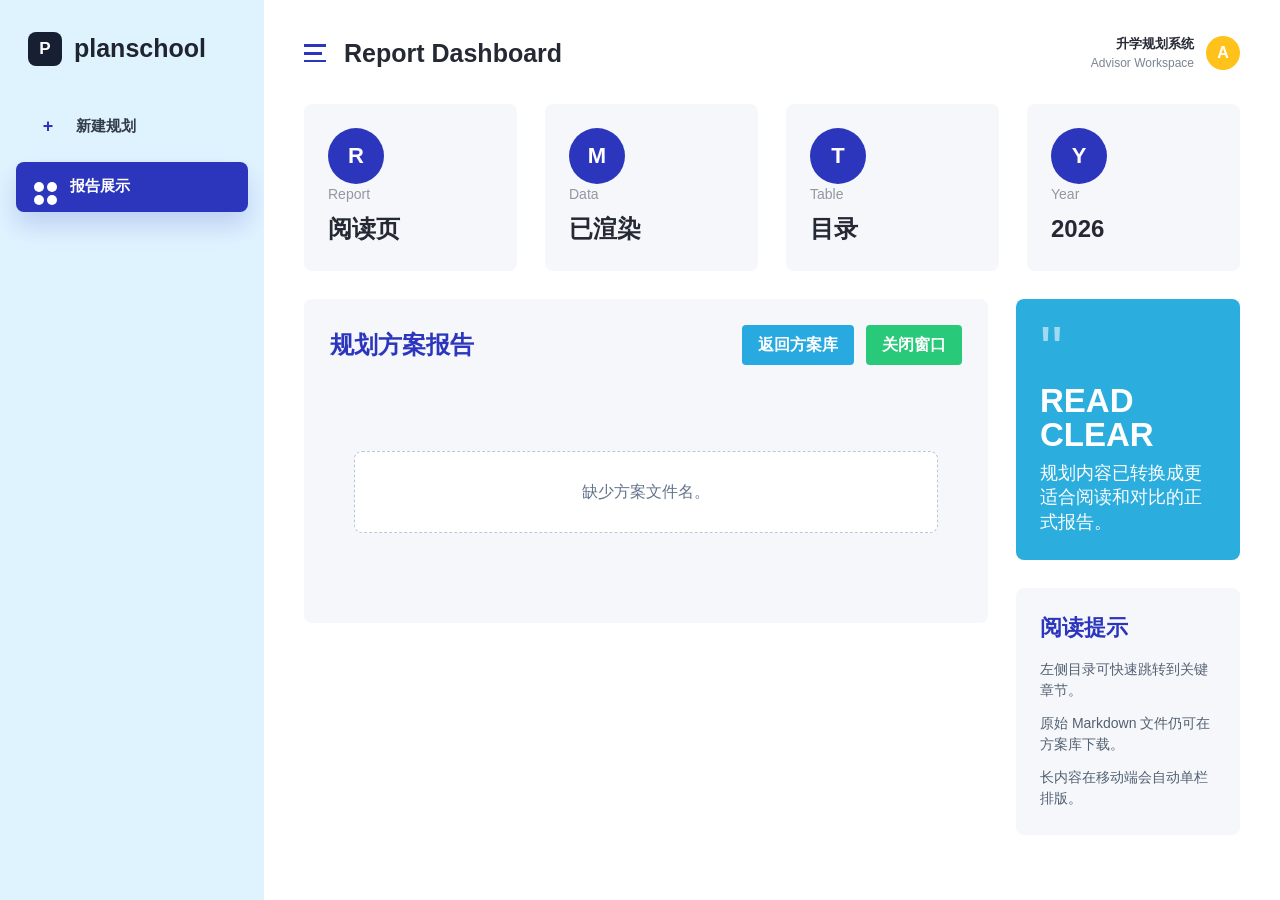
<file: plan_report.html>
<!DOCTYPE html>
<html lang="zh-CN">
<head>
    <meta charset="UTF-8">
    <meta name="viewport" content="width=device-width, initial-scale=1.0">
    <title>规划方案</title>
    <link rel="stylesheet" href="assets/dashboard-ui.css?v=1">
    <link rel="stylesheet" href="assets/plan-report.css?v=3">
    <style>
        .report-shell {
            min-width: 0;
        }

        .report-shell .plan-report {
            max-width: none;
            margin: 0;
            padding: 0;
        }

        .report-shell .plan-report__hero,
        .report-shell .plan-report__content,
        .report-shell .plan-report__toc {
            box-shadow: var(--dash-shadow);
        }

        .report-actions {
            display: flex;
            gap: 12px;
            flex-wrap: wrap;
        }

        .action-button {
            min-height: 38px;
            border: 0;
            border-radius: 4px;
            padding: 8px 16px;
            background: var(--dash-cyan);
            color: #ffffff;
            font-weight: 800;
            cursor: pointer;
        }

        .action-button.secondary {
            background: var(--dash-green);
        }

        .report-loading {
            background: var(--dash-surface);
            border-radius: 8px;
            padding: 64px 24px;
            text-align: center;
            color: #687587;
        }
    </style>
</head>
<body>
    <div class="dashboard">
        <aside class="sidebar">
            <div class="brand">
                <div class="brand-mark">P</div>
                <div class="brand-name">planschool</div>
            </div>

            <nav class="nav" aria-label="主导航">
                <a class="nav-link" href="plan_study_form.html"><span class="nav-symbol" aria-hidden="true">+</span>新建规划</a>
                <a class="nav-link active" href="view_plans.html"><span class="nav-dot" aria-hidden="true"></span>报告展示</a>
            </nav>
        </aside>

        <main class="main">
            <header class="topbar">
                <div class="title-wrap">
                    <button class="menu-button" type="button" aria-label="菜单"></button>
                    <h1 class="page-title">Report Dashboard</h1>
                </div>
                <div class="profile" aria-label="当前用户">
                    <div class="profile-text">
                        <strong>升学规划系统</strong>
                        <span>Advisor Workspace</span>
                    </div>
                    <div class="avatar">A</div>
                </div>
            </header>

            <section class="stats" aria-label="报告概览">
                <article class="stat-card">
                    <div class="stat-icon">R</div>
                    <div>
                        <div class="stat-label">Report</div>
                        <div class="stat-value">阅读页</div>
                    </div>
                </article>
                <article class="stat-card">
                    <div class="stat-icon">M</div>
                    <div>
                        <div class="stat-label">Data</div>
                        <div class="stat-value">已渲染</div>
                    </div>
                </article>
                <article class="stat-card">
                    <div class="stat-icon">T</div>
                    <div>
                        <div class="stat-label">Table</div>
                        <div class="stat-value">目录</div>
                    </div>
                </article>
                <article class="stat-card">
                    <div class="stat-icon">Y</div>
                    <div>
                        <div class="stat-label">Year</div>
                        <div class="stat-value" id="currentYear">2026</div>
                    </div>
                </article>
            </section>

            <div class="content-grid">
                <section class="report-shell">
                    <div class="section-card">
                        <div class="section-head">
                            <h2 class="section-title" id="reportTitle">规划方案报告</h2>
                            <div class="report-actions">
                                <button class="action-button" type="button" onclick="window.location.href='view_plans.html'">返回方案库</button>
                                <button class="action-button secondary" type="button" onclick="window.close()">关闭窗口</button>
                            </div>
                        </div>
                        <div id="reportRoot" class="report-loading">正在加载规划方案</div>
                    </div>
                </section>

                <aside class="side-panel">
                    <section class="quote-card" aria-label="报告标语">
                        <div class="quote-mark">"</div>
                        <strong>READ CLEAR</strong>
                        <span>规划内容已转换成更适合阅读和对比的正式报告。</span>
                    </section>

                    <section class="info-card" aria-label="阅读提示">
                        <h2>阅读提示</h2>
                        <div class="info-list">
                            <p>左侧目录可快速跳转到关键章节。</p>
                            <p>原始 Markdown 文件仍可在方案库下载。</p>
                            <p>长内容在移动端会自动单栏排版。</p>
                        </div>
                    </section>
                </aside>
            </div>
        </main>
    </div>

    <script src="assets/markdown-it.min.js?v=2"></script>
    <script src="assets/plan-renderer.js?v=3"></script>
    <script src="assets/plan-json-renderer.js?v=4"></script>
    <script>
        function escapeHtml(value) {
            return String(value || '')
                .replace(/&/g, '&amp;')
                .replace(/</g, '&lt;')
                .replace(/>/g, '&gt;')
                .replace(/"/g, '&quot;')
                .replace(/'/g, '&#39;');
        }

        async function loadReport() {
            const params = new URLSearchParams(window.location.search);
            const filename = params.get('filename');
            const reportRoot = document.getElementById('reportRoot');
            const reportTitle = document.getElementById('reportTitle');
            document.getElementById('currentYear').textContent = new Date().getFullYear();

            if (!filename) {
                reportRoot.innerHTML = '<div class="plan-report"><div class="plan-report__empty">缺少方案文件名。</div></div>';
                return;
            }

            const title = filename.replace(/\.(md|json)$/i, '');
            document.title = title;
            reportTitle.textContent = title;

            try {
                let response = await fetch(`view_plan?filename=${encodeURIComponent(filename)}`);
                if (!response.ok) {
                    response = await fetch(filename);
                }
                if (!response.ok) {
                    throw new Error(`查看方案失败: ${response.status}`);
                }

                const content = await response.text();
                reportRoot.classList.remove('report-loading');
                if (filename.toLowerCase().endsWith('.json') && window.PlanJsonRenderer.renderReport(content, reportRoot, { title })) {
                    return;
                }

                const parsedJson = window.PlanJsonRenderer.parsePlan(content);
                if (parsedJson && window.PlanJsonRenderer.renderReport(parsedJson, reportRoot, { title })) {
                    return;
                }

                window.PlanRenderer.renderReport(content, {}, reportRoot, { title });
            } catch (error) {
                reportRoot.innerHTML = `<div class="plan-report"><div class="plan-report__empty">${escapeHtml(error.message)}</div></div>`;
            }
        }

        document.addEventListener('DOMContentLoaded', loadReport);
    </script>
</body>
</html>
</file>
<file: assets/dashboard-ui.css>
* {
    margin: 0;
    padding: 0;
    box-sizing: border-box;
}

:root {
    --dash-ink: #20242d;
    --dash-muted: #7b8493;
    --dash-blue: #2c36bd;
    --dash-blue-soft: #dff3ff;
    --dash-cyan: #28a9e0;
    --dash-green: #28c978;
    --dash-surface: #f6f7fb;
    --dash-panel: #ffffff;
    --dash-line: #e8edf4;
    --dash-shadow: 0 18px 40px rgba(31, 41, 55, 0.08);
    --dash-radius: 8px;
}

body {
    min-height: 100vh;
    background: #ffffff;
    color: var(--dash-ink);
    font-family: "Inter", "Segoe UI", "PingFang SC", "Microsoft YaHei", Arial, sans-serif;
    line-height: 1.5;
}

button,
a,
input,
select,
textarea {
    font: inherit;
}

.dashboard {
    min-height: 100vh;
    display: grid;
    grid-template-columns: 264px minmax(0, 1fr);
    background: #ffffff;
}

.sidebar {
    background: var(--dash-blue-soft);
    padding: 30px 16px;
    position: sticky;
    top: 0;
    height: 100vh;
    overflow: auto;
}

.brand {
    display: flex;
    align-items: center;
    gap: 12px;
    margin-bottom: 34px;
    padding: 0 12px;
}

.brand-mark {
    width: 34px;
    height: 34px;
    border-radius: 8px;
    background: #172033;
    color: #ffffff;
    display: grid;
    place-items: center;
    font-weight: 800;
    font-size: 17px;
}

.brand-name {
    font-size: 25px;
    font-weight: 800;
    letter-spacing: 0;
    color: #1f2430;
}

.nav {
    display: grid;
    gap: 10px;
}

.nav-link {
    min-height: 50px;
    display: flex;
    align-items: center;
    gap: 14px;
    padding: 0 18px;
    border-radius: 8px;
    color: #343b49;
    text-decoration: none;
    font-size: 15px;
    font-weight: 600;
}

.nav-link.active {
    background: var(--dash-blue);
    color: #ffffff;
    box-shadow: 0 14px 24px rgba(44, 54, 189, 0.18);
}

.nav-dot {
    width: 10px;
    height: 10px;
    border-radius: 50%;
    background: currentColor;
    box-shadow: 13px 0 0 currentColor, 0 13px 0 currentColor, 13px 13px 0 currentColor;
    margin-right: 12px;
}

.nav-symbol {
    width: 28px;
    color: var(--dash-blue);
    font-size: 18px;
    font-weight: 800;
    text-align: center;
}

.nav-link.active .nav-symbol {
    color: #ffffff;
}

.main {
    min-width: 0;
    padding: 34px 40px 56px;
    background: #ffffff;
}

.topbar {
    display: flex;
    align-items: center;
    justify-content: space-between;
    gap: 20px;
    margin-bottom: 32px;
}

.title-wrap {
    display: flex;
    align-items: center;
    gap: 18px;
    min-width: 0;
}

.menu-button {
    width: 22px;
    height: 18px;
    border: 0;
    background: linear-gradient(var(--dash-blue), var(--dash-blue)) 0 0 / 22px 3px no-repeat,
        linear-gradient(var(--dash-blue), var(--dash-blue)) 0 8px / 18px 3px no-repeat,
        linear-gradient(var(--dash-blue), var(--dash-blue)) 0 16px / 22px 3px no-repeat;
    cursor: pointer;
}

.page-title {
    font-size: 25px;
    line-height: 1.2;
    font-weight: 800;
    color: #252934;
    letter-spacing: 0;
}

.profile {
    display: flex;
    align-items: center;
    gap: 12px;
    white-space: nowrap;
}

.profile-text {
    text-align: right;
    font-size: 12px;
    color: var(--dash-muted);
}

.profile-text strong {
    display: block;
    color: #252934;
    font-size: 13px;
    font-weight: 700;
}

.avatar {
    width: 34px;
    height: 34px;
    border-radius: 50%;
    background: #ffc21a;
    display: grid;
    place-items: center;
    color: #ffffff;
    font-weight: 800;
}

.stats {
    display: grid;
    grid-template-columns: repeat(4, minmax(150px, 1fr));
    gap: 28px;
    margin-bottom: 28px;
}

.stat-card {
    min-height: 150px;
    background: var(--dash-surface);
    border-radius: var(--dash-radius);
    padding: 24px;
    display: flex;
    flex-direction: column;
    justify-content: space-between;
}

.stat-icon {
    width: 56px;
    height: 56px;
    border-radius: 50%;
    background: var(--dash-blue);
    color: #ffffff;
    display: grid;
    place-items: center;
    font-size: 22px;
    font-weight: 800;
}

.stat-label {
    color: #9297a1;
    font-size: 14px;
    margin-bottom: 6px;
}

.stat-value {
    color: #252934;
    font-size: 24px;
    font-weight: 800;
}

.content-grid {
    display: grid;
    grid-template-columns: minmax(0, 1fr) 224px;
    gap: 28px;
    align-items: start;
}

.section-card {
    background: var(--dash-surface);
    border-radius: var(--dash-radius);
    padding: 26px;
    margin-bottom: 28px;
}

.section-head {
    display: flex;
    justify-content: space-between;
    align-items: center;
    gap: 18px;
    margin-bottom: 22px;
}

.section-title {
    color: var(--dash-blue);
    font-size: 24px;
    line-height: 1.25;
    font-weight: 800;
}

.outline-button {
    min-height: 34px;
    display: inline-flex;
    align-items: center;
    justify-content: center;
    padding: 7px 16px;
    border: 1px solid #2b3442;
    border-radius: 4px;
    color: #2b3442;
    text-decoration: none;
    background: transparent;
    font-size: 14px;
    cursor: pointer;
}

.side-panel {
    display: grid;
    gap: 28px;
}

.quote-card,
.info-card {
    border-radius: 8px;
    background: #2badde;
    color: #ffffff;
    padding: 26px 24px;
    min-height: 220px;
}

.quote-mark {
    font-size: 64px;
    line-height: 0.8;
    opacity: 0.55;
}

.quote-card strong {
    display: block;
    margin-top: 8px;
    font-size: 33px;
    line-height: 1.05;
    letter-spacing: 0;
}

.quote-card span {
    display: block;
    margin-top: 8px;
    font-size: 18px;
    line-height: 1.35;
}

.info-card {
    background: var(--dash-surface);
    color: #252934;
    min-height: auto;
}

.info-card h2 {
    color: var(--dash-blue);
    font-size: 22px;
    line-height: 1.25;
    margin-bottom: 18px;
}

.info-list {
    display: grid;
    gap: 12px;
    color: #526071;
    font-size: 14px;
}

@media (max-width: 1240px) {
    .stats {
        grid-template-columns: repeat(2, minmax(150px, 1fr));
    }
}

@media (max-width: 980px) {
    .dashboard {
        grid-template-columns: 1fr;
    }

    .sidebar {
        position: static;
        height: auto;
        padding: 18px;
    }

    .brand {
        margin-bottom: 18px;
    }

    .nav {
        grid-template-columns: repeat(2, minmax(0, 1fr));
    }

    .content-grid {
        grid-template-columns: 1fr;
    }

    .side-panel {
        grid-template-columns: repeat(2, minmax(0, 1fr));
    }
}

@media (max-width: 700px) {
    .main {
        padding: 24px 18px 40px;
    }

    .topbar,
    .section-head {
        align-items: flex-start;
        flex-direction: column;
    }

    .profile {
        display: none;
    }

    .stats,
    .side-panel,
    .nav {
        grid-template-columns: 1fr;
    }

    .section-card {
        padding: 20px;
    }
}
</file>
<file: assets/plan-report.css>
.plan-report {
    max-width: 1180px;
    margin: 0 auto 48px;
    padding: 0 20px 40px;
    color: #263241;
}

.plan-report,
.plan-report * {
    box-sizing: border-box;
}

.plan-report__hero {
    background: #ffffff;
    border: 1px solid #e3e8ef;
    border-top: 4px solid #2f7dd3;
    border-radius: 8px;
    padding: 28px;
    margin-bottom: 20px;
    box-shadow: 0 8px 24px rgba(37, 48, 67, 0.08);
}

.plan-report__eyebrow {
    margin: 0 0 8px;
    color: #64748b;
    font-size: 13px;
    font-weight: 700;
    letter-spacing: 0;
}

.plan-report__title {
    margin: 0;
    color: #182435;
    font-size: 30px;
    line-height: 1.25;
    font-weight: 750;
    text-align: left;
}

.plan-report__subtitle {
    margin: 12px 0 0;
    color: #526173;
    font-size: 15px;
}

.plan-report__meta {
    display: flex;
    flex-wrap: wrap;
    gap: 8px;
    margin-top: 18px;
}

.plan-report__pill {
    display: inline-flex;
    align-items: center;
    gap: 6px;
    min-height: 30px;
    padding: 5px 10px;
    background: #f5f8fb;
    border: 1px solid #dbe4ee;
    border-radius: 6px;
    color: #334155;
    font-size: 13px;
    line-height: 1.35;
}

.plan-report__pill strong {
    color: #182435;
    font-weight: 650;
}

.plan-report__layout {
    display: grid;
    grid-template-columns: minmax(190px, 240px) minmax(0, 1fr);
    gap: 20px;
    align-items: start;
}

.plan-report__toc {
    position: sticky;
    top: 18px;
    min-width: 0;
    background: #ffffff;
    border: 1px solid #e3e8ef;
    border-radius: 8px;
    padding: 18px;
    box-shadow: 0 4px 16px rgba(37, 48, 67, 0.06);
}

.plan-report__toc-title {
    margin: 0 0 12px;
    color: #182435;
    font-size: 14px;
    font-weight: 700;
}

.plan-report__toc-list {
    display: grid;
    gap: 8px;
    margin: 0;
    padding: 0;
    list-style: none;
}

.plan-report__toc a {
    display: block;
    color: #475569;
    text-decoration: none;
    font-size: 13px;
    line-height: 1.35;
    overflow-wrap: anywhere;
}

.plan-report__toc a:hover {
    color: #2f7dd3;
}

.plan-report__content {
    min-width: 0;
    background: #ffffff;
    border: 1px solid #e3e8ef;
    border-radius: 8px;
    padding: 34px 40px;
    box-shadow: 0 8px 24px rgba(37, 48, 67, 0.08);
}

.plan-report__body {
    font-size: 16px;
    line-height: 1.78;
    overflow-wrap: anywhere;
}

.plan-report__body h1 {
    margin: 0 0 24px;
    color: #182435;
    font-size: 28px;
    line-height: 1.3;
    text-align: left;
}

.plan-report__body h2 {
    margin: 34px 0 14px;
    padding-top: 8px;
    color: #182435;
    font-size: 22px;
    line-height: 1.35;
    border-top: 1px solid #edf2f7;
}

.plan-report__body h2:first-child {
    margin-top: 0;
    padding-top: 0;
    border-top: 0;
}

.plan-report__body h3 {
    margin: 26px 0 10px;
    color: #243246;
    font-size: 18px;
    line-height: 1.4;
}

.plan-report__body h4 {
    margin: 20px 0 8px;
    color: #334155;
    font-size: 16px;
}

.plan-report__body p {
    margin: 0 0 14px;
}

.plan-report__body ul,
.plan-report__body ol {
    margin: 0 0 18px 22px;
    padding: 0;
}

.plan-report__body li {
    margin: 7px 0;
    padding-left: 2px;
}

.plan-report__body strong {
    color: #172033;
    font-weight: 700;
}

.plan-report__body hr {
    border: 0;
    border-top: 1px solid #e5edf5;
    margin: 26px 0;
}

.plan-report__body a {
    color: #2563c9;
    text-decoration: underline;
    text-underline-offset: 3px;
}

.plan-report__body blockquote {
    margin: 18px 0;
    padding: 14px 18px;
    background: #f6f9fc;
    border-left: 4px solid #8ab4e6;
    color: #465466;
}

.plan-report__body table {
    width: 100%;
    border-collapse: collapse;
    margin: 18px 0;
    font-size: 14px;
}

.plan-report__body th,
.plan-report__body td {
    border: 1px solid #dce5ef;
    padding: 10px 12px;
    text-align: left;
    vertical-align: top;
}

.plan-report__body th {
    background: #f3f7fb;
    color: #1e293b;
}

.plan-report__empty {
    background: #ffffff;
    border: 1px dashed #b9c8d8;
    border-radius: 8px;
    padding: 28px;
    color: #64748b;
}

.json-report__content {
    display: grid;
    gap: 28px;
}

.json-report__summary,
.json-report__section {
    min-width: 0;
}

.json-report__summary h2,
.json-section-head h2 {
    margin: 0 0 8px;
    color: #182435;
    font-size: 22px;
    line-height: 1.3;
}

.json-report__summary p,
.json-section-head p {
    margin: 0;
    color: #526173;
}

.json-report__warning {
    margin-top: 12px !important;
    color: #9a5b00 !important;
    font-weight: 700;
}

.json-risk-inline {
    margin-top: 16px;
    padding: 14px 16px;
    background: #fff8e6;
    border: 1px solid #f4d78b;
    border-radius: 8px;
}

.json-risk-inline strong {
    display: block;
    margin-bottom: 8px;
    color: #182435;
}

.json-school-group {
    margin-top: 20px;
}

.json-school-group h3 {
    display: flex;
    align-items: center;
    gap: 10px;
    margin: 0 0 12px;
    color: #243246;
    font-size: 18px;
}

.json-school-group h3 span {
    color: #64748b;
    font-size: 13px;
    font-weight: 700;
}

.json-school-grid {
    display: grid;
    grid-template-columns: repeat(2, minmax(0, 1fr));
    gap: 16px;
}

.json-school-card {
    min-width: 0;
    border-radius: 8px;
    padding: 18px;
    background: #f7f9fc;
    border: 1px solid #e3e8ef;
}

.json-school-card--reach {
    background: #eef1ff;
    border-color: #cfd5ff;
}

.json-school-card--match {
    background: #eaf8ff;
    border-color: #ccecff;
}

.json-school-card--safety {
    background: #ecfbf3;
    border-color: #c9f0d9;
}

.json-school-card__top {
    display: flex;
    align-items: center;
    gap: 10px;
    margin-bottom: 8px;
}

.json-school-card__top strong {
    color: #172033;
    font-size: 18px;
    line-height: 1.25;
}

.json-school-card__badge {
    flex: 0 0 auto;
    min-height: 24px;
    display: inline-flex;
    align-items: center;
    padding: 3px 9px;
    border-radius: 999px;
    background: #20242d;
    color: #ffffff;
    font-size: 12px;
    font-weight: 800;
}

.json-school-card__program {
    margin: 0 0 12px;
    color: #526173;
}

.json-score {
    height: 8px;
    overflow: hidden;
    border-radius: 999px;
    background: rgba(32, 36, 45, 0.12);
}

.json-score span {
    display: block;
    height: 100%;
    border-radius: inherit;
    background: #2c36bd;
}

.json-school-card__stats {
    display: flex;
    justify-content: space-between;
    gap: 10px;
    margin: 8px 0 12px;
    color: #334155;
    font-size: 13px;
    font-weight: 800;
}

.json-school-card p {
    margin: 0 0 14px;
    color: #334155;
}

.json-school-card dl {
    display: grid;
    gap: 8px;
    margin: 0;
}

.json-school-card dt {
    color: #64748b;
    font-size: 12px;
    font-weight: 800;
}

.json-school-card dd {
    margin: 2px 0 0;
    color: #1f2937;
    font-size: 13px;
    line-height: 1.45;
}

.json-table-wrap {
    width: 100%;
    overflow-x: auto;
    border: 1px solid #dce5ef;
    border-radius: 8px;
    background: #ffffff;
}

.json-comparison-table {
    width: 100%;
    min-width: 960px;
    border-collapse: collapse;
    font-size: 13px;
}

.json-comparison-table th,
.json-comparison-table td {
    padding: 12px;
    border-bottom: 1px solid #e6edf5;
    text-align: left;
    vertical-align: top;
}

.json-comparison-table th {
    background: #f4f7fb;
    color: #1e293b;
    font-size: 12px;
    font-weight: 800;
}

.json-comparison-table td span {
    display: block;
    margin-top: 4px;
    color: #64748b;
    font-size: 12px;
}

.json-timeline {
    display: grid;
    gap: 14px;
}

.json-timeline-item {
    display: grid;
    grid-template-columns: minmax(160px, 220px) minmax(0, 1fr);
    gap: 18px;
    padding: 16px;
    border: 1px solid #e3e8ef;
    border-radius: 8px;
    background: #f8fafc;
}

.json-timeline-item strong,
.json-timeline-item span {
    display: block;
}

.json-timeline-item strong {
    color: #172033;
}

.json-timeline-item span {
    margin-top: 4px;
    color: #64748b;
    font-size: 13px;
}

.json-advice-grid,
.json-risk-grid {
    display: grid;
    grid-template-columns: repeat(2, minmax(0, 1fr));
    gap: 16px;
}

.json-advice-card,
.json-risk-card {
    min-width: 0;
    padding: 16px;
    border: 1px solid #e3e8ef;
    border-radius: 8px;
    background: #ffffff;
}

.json-advice-card h3,
.json-risk-card h3 {
    margin: 0 0 10px;
    color: #172033;
    font-size: 16px;
}

.json-report__content ul {
    margin: 0 0 0 18px;
    padding: 0;
}

.json-report__content li {
    margin: 6px 0;
    color: #334155;
}

.json-report__muted {
    color: #64748b;
}

.json-report__disclaimer {
    margin: 0;
    padding: 14px 16px;
    border-radius: 8px;
    background: #f6f9fc;
    color: #64748b;
    font-size: 13px;
}

@media (max-width: 860px) {
    .plan-report {
        padding: 0 14px 32px;
    }

    .plan-report__hero {
        padding: 22px;
    }

    .plan-report__title {
        font-size: 24px;
    }

    .plan-report__layout {
        grid-template-columns: 1fr;
    }

    .plan-report__toc {
        position: static;
    }

    .plan-report__content {
        padding: 24px 20px;
    }

    .json-school-grid,
    .json-advice-grid,
    .json-risk-grid,
    .json-timeline-item {
        grid-template-columns: 1fr;
    }
}
</file>
